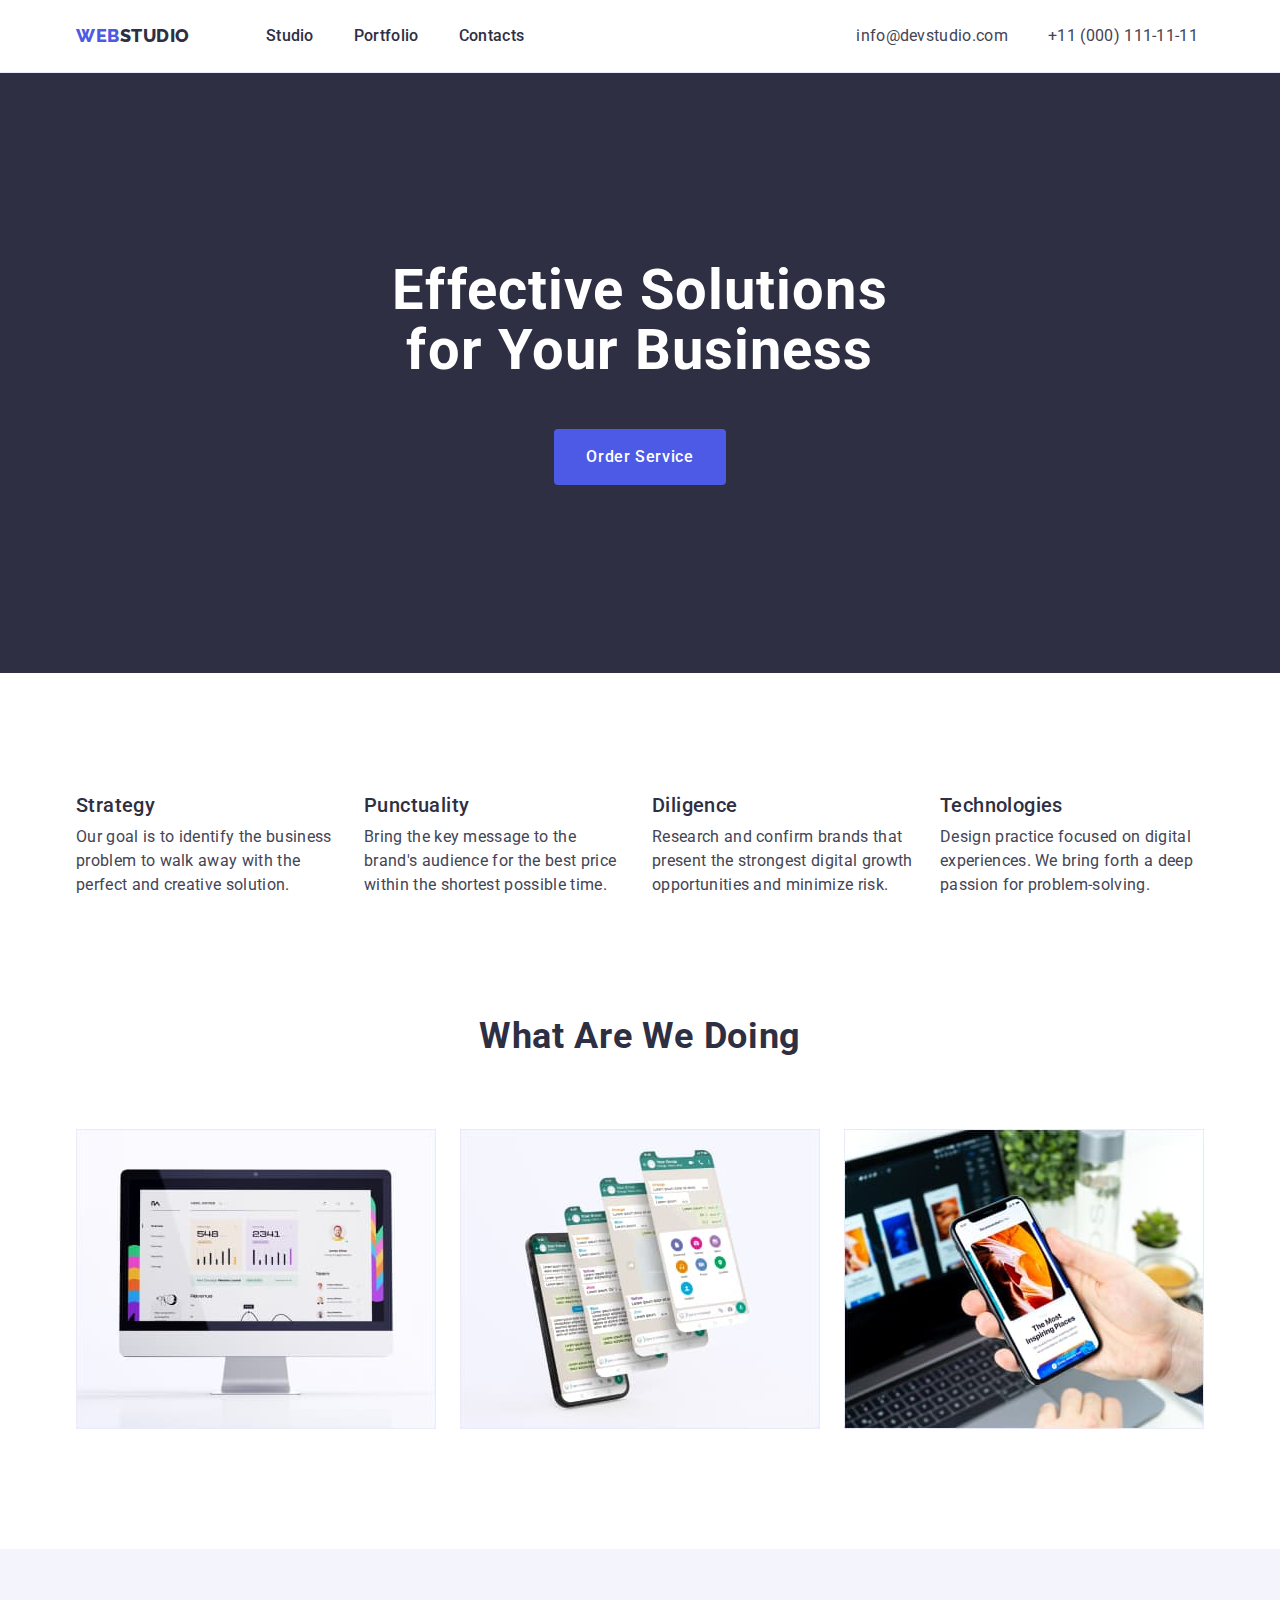
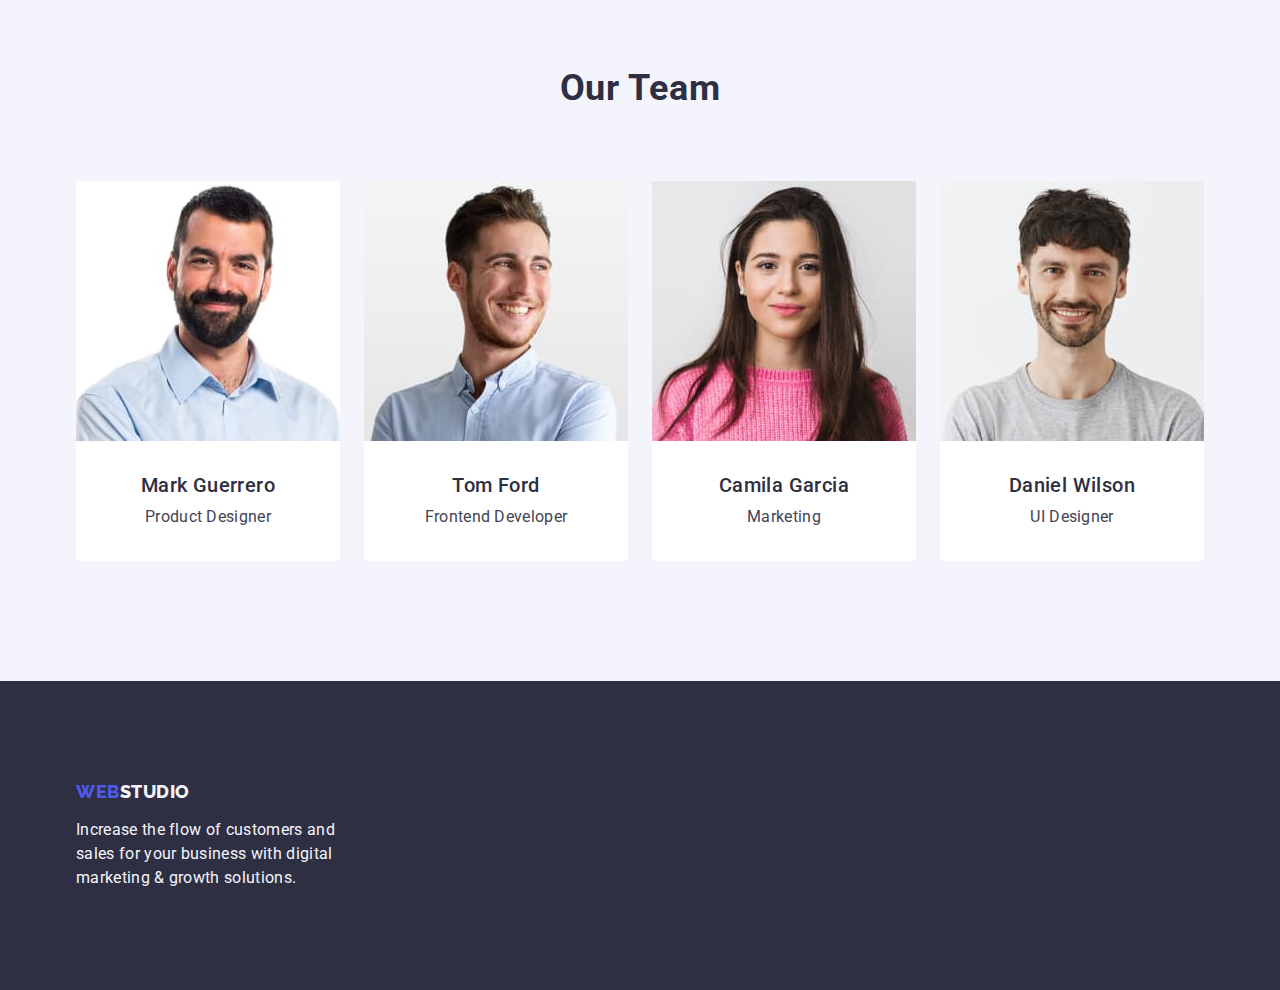
<file: index.html>
<!DOCTYPE html>
<html lang="en">

<head>
    <meta charset="UTF-8">
    <meta http-equiv="X-UA-Compatible" content="IE=edge">
    <meta name="viewport" content="width=device-width, initial-scale=1.0">
    <title>WebStudio</title>
    <link rel="stylesheet" href="https://cdnjs.cloudflare.com/ajax/libs/modern-normalize/2.0.0/modern-normalize.min.css" integrity="sha512-4xo8blKMVCiXpTaLzQSLSw3KFOVPWhm/TRtuPVc4WG6kUgjH6J03IBuG7JZPkcWMxJ5huwaBpOpnwYElP/m6wg==" crossorigin="anonymous" referrerpolicy="no-referrer">
    <link rel="preconnect" href="https://fonts.googleapis.com">
    <link rel="preconnect" href="https://fonts.gstatic.com" crossorigin>    
    <link
        href="https://fonts.googleapis.com/css2?family=Raleway:wght@800&family=Roboto:wght@400;500;700;900&display=swap"
        rel="stylesheet">  

    <link rel="stylesheet" href="./css/styles.css">

</head>

<body>
    <header class="section-header">
        <div class="header-container container">
            <nav class="header-nav nav">
                <a href="./index.html" class="link logo">Web<span class="logo-header">Studio</span></a>
                <ul class="nav-list list">
                    <li><a class="link nav-link" href="./index.html">Studio</a></li>
                    <li><a class="link nav-link" href="./portfolio.html">Portfolio</a></li>
                    <li><a class="link nav-link" href="">Contacts</a></li>
                </ul>
            </nav>
            <address class="header-address">
                <ul class="header-link list">
                    <li><a class="link header-link-item" href="mailto:info@devstudio.com">info@devstudio.com</a></li>
                    <li><a class="link header-link-item" href="tel:+110001111111">+11 (000) 111-11-11</a></li>
                </ul>
            </address>
        </div>
    </header>   
    <main>
        <section class="hero-container">
            <!--Hero-->
            <div class="hero-flex container">
                <h1 class="hero-title hero-item">Effective Solutions
                    for Your Business</h1>
                <button class="hero-button hero-item" type="button">Order Service</button>
            </div>
        </section>
        <section class="feature-container">
            <!--Features-->
            <div class="container">
                <h2 class="visually-hidden">Features</h2>
                <ul class="feature-flex list">
                    <li class="feature-item">
                        <h3 class="section-feature-title">Strategy</h3>
                        <p class="section-feature-text">Our goal is to identify the business
                            problem to walk away with the perfect and creative solution.</p>
                    </li>
                    <li class="feature-item">
                        <h3 class="section-feature-title">Punctuality</h3>
                        <p class="section-feature-text">Bring the key message to the brand's audience for the best price
                            within the shortest possible
                            time.
                        </p>
                    </li>
                    <li class="feature-item">
                        <h3 class="section-feature-title">Diligence</h3>
                        <p class="section-feature-text">Research and confirm brands that present the strongest digital
                            growth opportunities and minimize
                            risk.</p>
                    </li>
                    <li class="feature-item">
                        <h3 class="section-feature-title">Technologies</h3>
                        <p class="section-feature-text">Design practice focused on digital experiences. We bring forth a
                            deep passion for
                            problem-solving.
                        </p>
                    </li>
                </ul>
            </div>
        </section>
        <section class="section-doing-container">
            <!--What are we doing-->
            <div class="container">
                <h2 class="section-title">What are we doing</h2>
                <ul class="doing-flex list">
                    <li class="doing-item"><img src="./images/img1.jpg" alt="computer" width="360" height="300"></li>
                    <li class="doing-item"><img src="./images/img2.jpg" alt="phone-apps" width="360" height="300"></li>
                    <li class="doing-item"><img src="./images/img3.jpg" alt="computer-phone" width="360" height="300"></li>
                </ul>
            </div>
        </section>
        <section class="section-team">
            <!--Our Team-->
            <div class="container">
                <h2 class="section-title">Our Team</h2>
                <ul class="team-flex list">
                    <li class="team-list-item">
                        <img class="team-img" src="./images/Card1.jpg" alt="Mark Guerrero" width="264" height="260">
                        <div class="team-member">
                            <h3 class="team-title">Mark Guerrero</h3>
                            <p class="team-text">Product Designer</p>
                        </div>
                    </li>
                    <li class="team-list-item">
                        <img class="team-img" src="./images/Card2.jpg" alt="Tom Ford" width="264" height="260">
                        <div class="team-member">
                            <h3 class="team-title">Tom Ford</h3>
                            <p class="team-text">Frontend Developer</p>
                        </div>
                    </li>
                    <li class="team-list-item">
                        <img class="team-img" src="./images/Card3.jpg" alt="Camila Garcia" width="264" height="260">
                        <div class="team-member">
                            <h3 class="team-title">Camila Garcia</h3>
                            <p class="team-text">Marketing</p>
                        </div>
                    </li>
                    <li class="team-list-item">
                        <img class="team-img" src="./images/Card4.jpg" alt="Daniel Wilson" width="264" height="260">
                        <div class="team-member">
                            <h3 class="team-title">Daniel Wilson</h3>
                            <p class="team-text">UI Designer</p>
                        </div>
                    </li>
                </ul>
            </div>
        </section>
    </main>
    <footer class="footer">
        <div class="container">
            <a href="./index.html" class="link logo footer-item">Web<span class="logo-footer">Studio</span></a>
            <p class="footer-text">Increase the flow of customers and sales for your business with digital marketing &
                growth solutions.</p>
        </div>
    </footer>

</body>

</html>
</file>
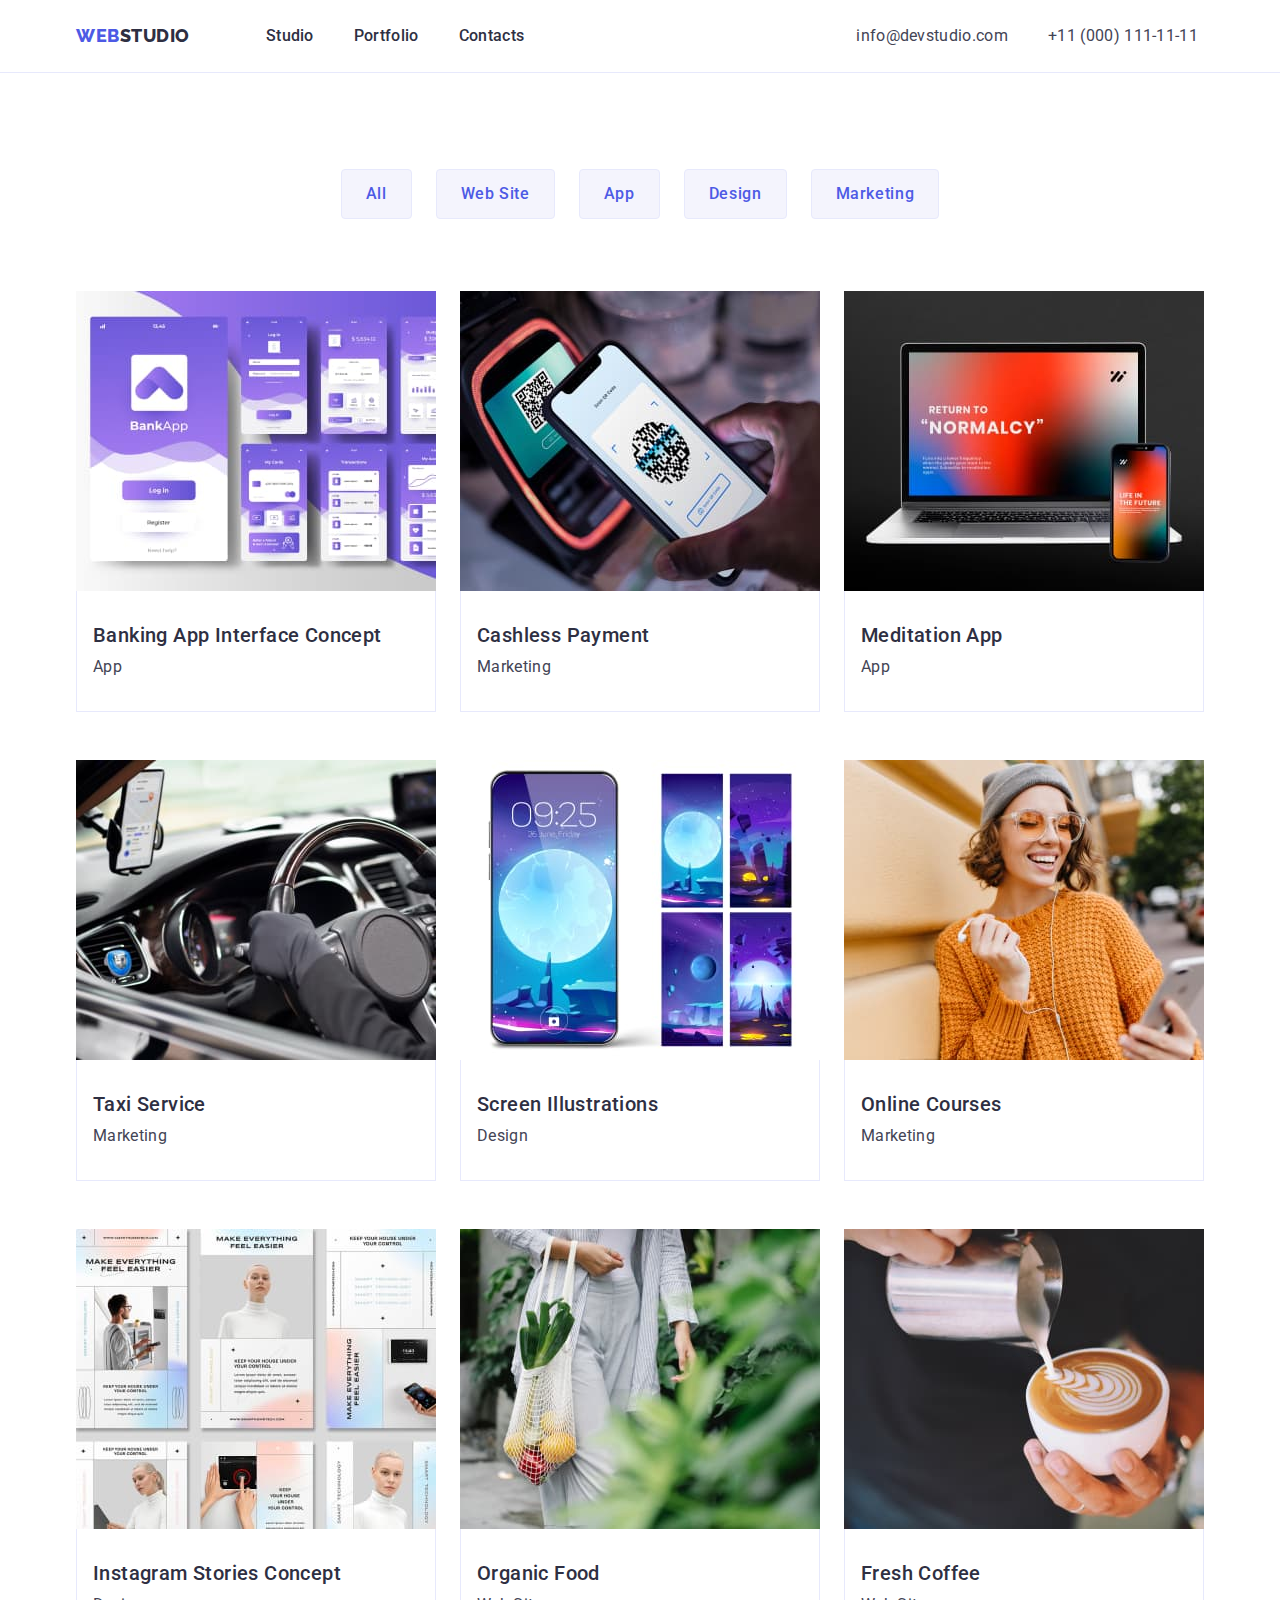
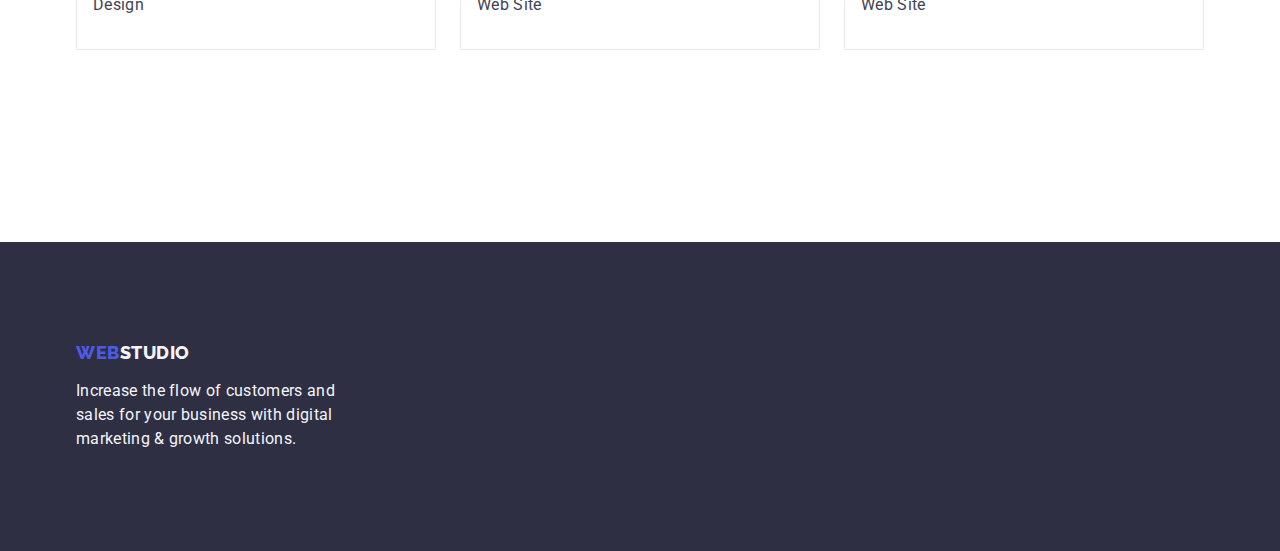
<file: portfolio.html>
<!DOCTYPE html>
<html lang="en">

<head>
    <meta charset="UTF-8">
    <meta http-equiv="X-UA-Compatible" content="IE=edge">
    <meta name="viewport" content="width=device-width, initial-scale=1.0">
    <title>Portfolio</title>
    <link rel="stylesheet" href="https://cdnjs.cloudflare.com/ajax/libs/modern-normalize/2.0.0/modern-normalize.min.css" integrity="sha512-4xo8blKMVCiXpTaLzQSLSw3KFOVPWhm/TRtuPVc4WG6kUgjH6J03IBuG7JZPkcWMxJ5huwaBpOpnwYElP/m6wg==" crossorigin="anonymous" referrerpolicy="no-referrer">
    <link rel="preconnect" href="https://fonts.googleapis.com">
    <link rel="preconnect" href="https://fonts.gstatic.com" crossorigin>   
    <link
        href="https://fonts.googleapis.com/css2?family=Raleway:wght@800&family=Roboto:wght@400;500;700;900&display=swap"
        rel="stylesheet">

    <link rel="stylesheet" href="./css/styles.css">
</head>

<body>
    <header class="section-header">
        <div class="header-container container">
            <nav class="header-nav nav">
                <a href="./index.html" class="link logo">Web<span class="logo-header">Studio</span></a>
                <ul class="nav-list list">
                    <li><a class="link nav-link" href="./index.html">Studio</a></li>
                    <li><a class="link nav-link" href="./portfolio.html">Portfolio</a></li>
                    <li><a class="link nav-link" href="">Contacts</a></li>
                </ul>
            </nav>
            <address class="header-address">
                <ul class="header-link list">
                    <li><a class="link header-link-item" href="mailto:info@devstudio.com">info@devstudio.com</a></li>
                    <li><a class="link header-link-item" href="tel:+110001111111">+11 (000) 111-11-11</a></li>
                </ul>
            </address>
        </div>
    </header>   
    <main>
        <section class="portfolio">
            <div class="btn-container container">
                <h1 class="visually-hidden">Portfolio</h1>
                <ul class="list btn-flex">
                    <li><button class="button btn-item" type="button">All</button></li>
                    <li><button class="button btn-item" type="button">Web Site</button></li>
                    <li><button class="button btn-item" type="button">App</button></li>
                    <li><button class="button btn-item" type="button">Design</button></li>
                    <li><button class="button btn-item" type="button">Marketing</button></li>
                </ul>            
                <ul class="list card-flex">
                    <li class="card">
                        <a href="" class="link">
                            <img src="./images/banking.jpg" alt="banking" width="360">
                            <div class="card-name">
                                <h2 class="project-title">Banking App Interface Concept</h2>
                                <p class="project-text">App</p>
                            </div>
                        </a>
                    </li>
                    <li class="card">
                        <a href="" class="link">
                            <img src="./images/cashless.jpg" alt="cashless payment" width="360">
                            <div class="card-name">
                                <h2 class="project-title">Cashless Payment</h2>
                                <p class="project-text">Marketing</p>
                            </div>
                        </a>
                    </li>
                    <li class="card">
                        <a href="" class="link">
                            <img src="./images/meditation.jpg" alt="meditation app" width="360">
                            <div class="card-name">
                                <h2 class="project-title">Meditation App</h2>
                                <p class="project-text">App</p>
                            </div>
                        </a>
                    </li>
                    <li class="card">
                        <a href="" class="link card-item">
                            <img src="./images/taxi.jpg" alt="taxi" width="360">
                            <div class="card-name">
                                <h2 class="project-title">Taxi Service</h2>
                                <p class="project-text">Marketing</p>
                            </div>
                        </a>
                    </li>
                    <li class="card">
                        <a href="" class="link card-item">
                            <img src="./images/screen.jpg" alt="Screen Illustrations" width="360">
                            <div class="card-name"> 
                                <h2 class="project-title">Screen Illustrations</h2>
                                <p class="project-text">Design</p>
                            </div>
                        </a>
                    </li>
                    <li class="card">
                        <a href="" class="link card-item">
                            <img src="./images/online_courses.jpg" alt="Online Courses" width="360">
                            <div class="card-name">
                                <h2 class="project-title">Online Courses</h2>
                                <p class="project-text">Marketing</p>
                            </div>
                        </a>
                    </li>
                    <li class="card">
                        <a href="" class="link card-item">
                            <img src="./images/instagram.jpg" alt="instagram" width="360">
                            <div class="card-name">
                                <h2 class="project-title">Instagram Stories Concept</h2>
                                <p class="project-text">Design</p>
                            </div>
                        </a>
                    <li class="card">
                        <a href="" class="link card-item">
                            <img src="./images/organic.jpg" alt="Organic Food" width="360">
                            <div class="card-name">
                                <h2 class="project-title">Organic Food</h2>
                                <p class="project-text">Web Site</p>
                            </div>
                        </a>
                    </li>
                    <li class="card">
                        <a href="" class="link card-item">
                            <img src="./images/coffee.jpg" alt="coffee cup" width="360">
                            <div class="card-name">
                                <h2 class="project-title">Fresh Coffee</h2>
                                <p class="project-text">Web Site</p>
                            </div>
                        </a>
                    </li>
                </ul>
            </div>

        </section>

    </main>

    <footer class="footer">
        <div class="container">
            <a href="./index.html" class="link logo footer-item">Web<span class="logo-footer">Studio</span></a>
            <p class="footer-text">Increase the flow of customers and sales for your business with digital marketing &
                growth solutions.</p>
        </div>
    </footer>


</body>

</html>
</file>
<file: css/styles.css>
/* Variables */
:root {
    --main-color:#434455;
    --backgroud-color: #FFFFFF;
    --logo-color:#4D5AE5;
    --nav-header-color: #2E2F42;    
    --button-color: #4D5AE5;    
    --btn-bgd:#F4F4FD;
    --button-hover-background: #404BBF;
    --card-border: #E7E9FC;

}

*,
*::before,
*::after {
  box-sizing: border-box;
}


/* Bases */
body{
    font-family: 'Roboto', sans-serif;
    color: var(--main-color);  
    background-color: var(--backgroud-color);
    margin: 0;   
}

.link{
    text-decoration: none;
}

.list{
    list-style: none;
}

ul {
    margin: 0;
    padding: 0;
    list-style-type: none;
}

.visually-hidden {
    position: absolute;
    width: 1px;
    height: 1px;
    margin: -1px;
    border: 0;
    padding: 0;
    white-space: nowrap;
    clip-path: inset(100%);
    clip: rect(0 0 0 0);
    overflow: hidden;
}

img{
    display: block;
    max-width: 100%;
}

h1,
h2,
h3,
h4,
h5,
h6{
  margin: 0;
}

p {
  margin: 0;
}

.container {
   max-width: 1158px;
   margin: 0 auto;
   padding: 0 15px;
}

/* header */
.section-header{
    border-bottom: 1px solid var(--card-border, #E7E9FC);
}

.logo{
    text-decoration: none;
    font-family: 'Raleway', sans-serif;
    font-style: normal;
    font-weight: 800;
    font-size: 18px;
    line-height: 1.17;  
    letter-spacing: 0.03em;
    text-transform: uppercase;
    color: var(--logo-color);
    margin-right: 76px

}

.logo-header {
    color: var(--nav-header-color);
}

.nav-list{
    display: flex;
    gap: 40px;
}

.nav{
    display: flex;    
    align-items: center;
}

.nav-link{
    display: inline-block;
    padding-top: 24px;
    padding-bottom: 24px;
    text-decoration: none;
    font-weight: 500;
    font-size: 16px;
    line-height: 1.5;
    letter-spacing: 0.02em;
    color: var(--nav-header-color);
}

.nav-link:hover,
.nav-link:focus {
    color: var(--button-hover-background);
}

address{
    font-style: normal;
}

.header-container{
    display: flex;
}   

.header-link{
    display: flex;
    gap: 40px; 
    align-items: center;   
}

.nav-list{
    display: flex;
    gap: 40px;
}

.nav{
    display: flex;    
    margin-right: 332px;    
}

.header-link-item{
    display: inline-block;
    padding-top: 24px;
    padding-bottom: 24px;
    text-decoration: none;
    color: var(--main-color);    
    font-style: normal;
    font-weight: 400;
    font-size: 16px;
    line-height: 1.5;       
    letter-spacing: 0.02em;     
}

.header-link-item:hover,
.header-link-item:focus {
    color: var(--button-hover-background);
}

/* Hero */
.hero-container {
    background-color: var(--nav-header-color); 
    padding-top: 188px;
    padding-bottom: 188px;    
}

.hero-flex{
    display: flex;
    flex-direction: column;
    align-items: center;
}

.hero-item{
    align-items: center;
}

.hero-title {
    font-weight: 700;
    font-size: 56px;
    line-height: 1.07;       
    text-align: center;
    letter-spacing: 0.02em;
    color: var(--backgroud-color);
    max-width: 496px;
    margin-bottom: 48px;
}

.hero-button {    
    font-family: inherit;
    font-weight: 500;
    font-size: 16px;
    line-height: 1.5;
    letter-spacing: 0.04em;
    color: var(--backgroud-color);
    background-color: var(--button-color);
    border-style: hidden;
    border-radius: 4px;
    cursor: pointer; 
    display: block;
    min-width: 169px;
    height: 56px;
    border: none;
    padding: 16px 32px;
    align-items: flex-start;
    gap: 10px;  
}

.hero-button:hover,
.hero-button:focus {
     background-color: var(--button-hover-background);
}

/* Feature section */

.section-feature-title{
    color: var(--nav-header-color);
    font-weight: 500;
    font-size: 20px;
    line-height: 1.2;       
    letter-spacing: 0.02em;
    margin-bottom: 8px;
}

.section-feature-text{  
    font-size: 16px;
    line-height: 1.5;
    letter-spacing: 0.02em;
}

.feature-container{
    padding: 120px 0;
}

.feature-flex{
    display: flex;
    gap: 24px;
}

.feature-item{
    flex-basis: calc((100% - 3 * 24px) / 4);
}

/* Doing section */
.section-doing-container{
    padding-bottom: 120px;
}

.section-title{
    color: var(--nav-header-color);
    font-weight: 700;
    font-size: 36px;
    line-height: 1.11;        
    text-align: center;
    letter-spacing: 0.02em;
    text-transform: capitalize;
    margin-bottom: 72px;
}

.doing-flex{
    display: flex;
    gap: 24px;
}

.doing-item{
    flex-basis: calc((100% - 24*2) / 3)
}
/* Team section */

.section-team{
    background-color: var(--btn-bgd);
    padding: 120px 0;
}

.section-title{
    margin-bottom: 72px;
}

.team-flex{
    display: flex;
    gap: 24px;
}

.team-list-item{
    background-color: var(--backgroud-color);
    flex-basis: calc((100% - 24px * 3) / 4);
    border-radius: 0px 0px 4px 4px;
}

.team-image {
     background-color: var(--backgroud-color);
}

.team-member{
    padding: 32px 0;
}

.team-title{
    color: var(--nav-header-color);
    font-weight: 500;
    font-size: 20px;
    line-height: 1.2;        
    text-align: center;
    letter-spacing: 0.02em; 
    margin-bottom: 8px;  
} 

.team-text{     
    font-size: 16px;
    line-height: 1.5;       
    text-align: center;
    letter-spacing: 0.02em;    
}

/* Portfolio*/

.portfolio{
    padding-top: 96px;
    padding-bottom: 120px;
}

/* Portfolio - Filters - Buttons */
.btn-container{
    margin-bottom: 72px;
      
}
.button{
    font-family: inherit;
    color: var(--logo-color);
    background-color:var(--btn-bgd);
    text-decoration: none;
    font-weight: 500;
    font-size: 16px;
    line-height: calc(24/16);        
    text-align: center;
    letter-spacing: 0.04em;
    border-style: none;
    cursor: pointer;
    display: flex;
    padding: 12px 24px;
    align-items: flex-start;
    border: 1px solid var(--card-border);
    border-radius: 4px;
}

.button:hover,
.button:focus {
    background-color: var(--button-hover-background);
    color: var(--backgroud-color);
    border: 1px solid transparent;
}

.btn-flex{
    display: flex;
    gap: 24px;
    justify-content: center; 
    margin-bottom: 72px;    
}

/* Portfolio - Projects */
.card-flex{
    display: flex;
    flex-wrap: wrap;    
    row-gap: 48px;
    column-gap: 24px;
}

.card{
    flex-basis: calc((100% - 48px) / 3);
}

.card-name{    
    padding: 32px 16px;
    border: 1px solid var(--card-border);
    background: var(--backgroud-color);
    border-top: none; 
}
.project-title {
    color: var(--nav-header-color);
    font-weight: 500;
    font-size: 20px;
    line-height: 1.2;
    letter-spacing: 0.02em;
    margin-bottom: 8px;    
}

.project-text {
    font-weight: 400;
    font-size: 16px;
    line-height: 1.5;
    letter-spacing: 0.02em;
    color: var(--main-color);   
}



/* Footer */
footer {
    background-color: var(--nav-header-color);
    padding-top: 100px;
    padding-bottom: 100px;
}

.logo-footer{
    color: var(--btn-bgd);    
}

.footer-text{
    color: var(--btn-bgd);    
    font-size: 16px;
    line-height: 1.5;
    letter-spacing: 0.02em; 
    width: 264px;     
}

.footer-item{
    display: inline-block;
    margin-bottom: 16px;
}
</file>
